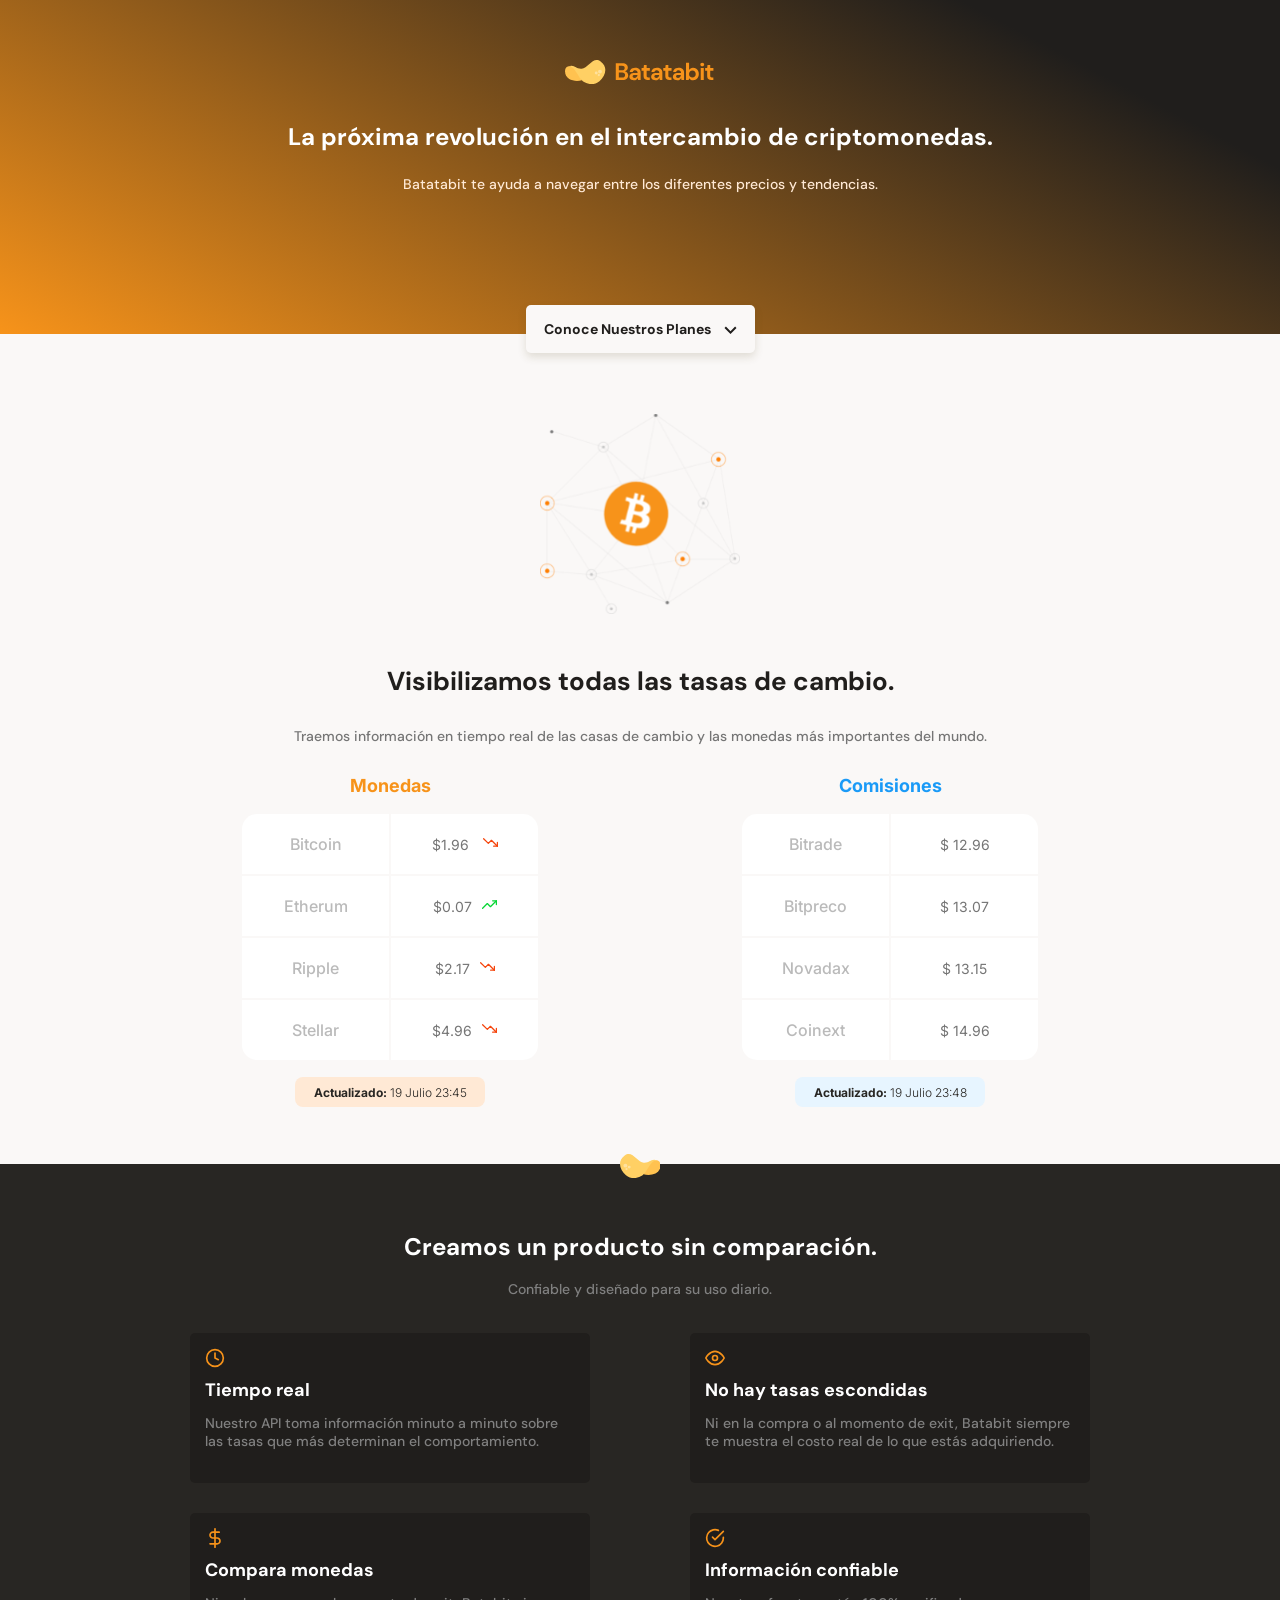
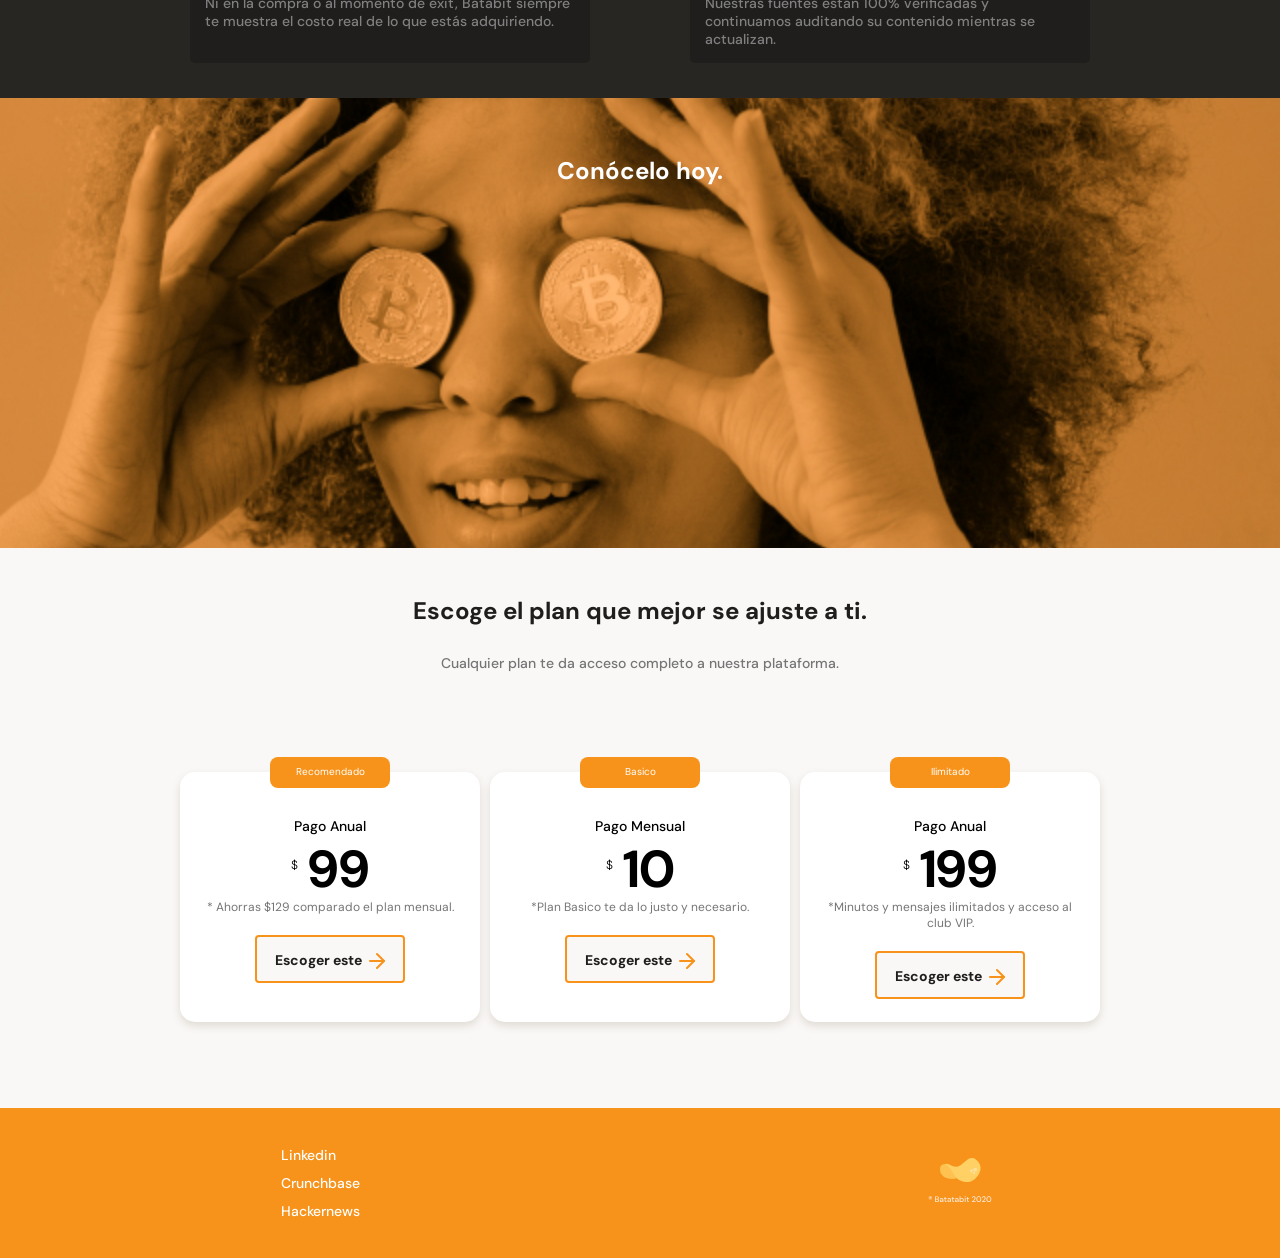
<file: index.html>
<!DOCTYPE html>
<html lang="es">
  <head>
    <meta charset="UTF-8" />
    <meta name="viewport" content="width=device-width, initial-scale=1.0" />
    <title>BataBit</title>
    <link rel="preconnect" href="https://fonts.gstatic.com" />
    <link
      href="https://fonts.googleapis.com/css2?family=DM+Sans:wght@400;500;700&family=Inter:wght@300;500&display=swap"
      rel="stylesheet"
    />
    <link rel="stylesheet" href="css/style.css" />
    <link rel="stylesheet" href="css/tablet.css" media="(min-width: 930px)">
  </head>
  <body>
    <header>
      <img src="./assets/img/logo.svg" alt="" />
      <div class="header--title-container">
        <h1>La próxima revolución en el intercambio de criptomonedas.</h1>
        <p>
          Batatabit te ayuda a navegar entre los diferentes precios y
          tendencias.
        </p>
        <a href="#plans" class="header-button"
          >Conoce Nuestros Planes <span></span
        ></a>
      </div>
    </header>
    <main>
      <section class="main-exchange-container">
        <div class="backgroundImg"></div>
        <div class="main-exchange-container--title">
          <h2>Visibilizamos todas las tasas de cambio.</h2>
          <p>
            Traemos información en tiempo real de las casas de cambio y las
            monedas más importantes del mundo.
          </p>
        </div>
        <section class="main-tables-container">
          <div class="main-currency-table">
            <p class="currency-table--title">Monedas</p>
            <div class="currency-table--container">
              <table>
                <tr>
                  <td class="table__top-left">Bitcoin</td>
                  <td class="table__top-right table__right">
                    $1.96 <span class="down"></span>
                  </td>
                </tr>
                <tr>
                  <td>Etherum</td>
                  <td class="table__right">$0.07<span class="up"></span></td>
                </tr>
                <tr>
                  <td>Ripple</td>
                  <td class="table__right">$2.17<span class="down"></span></td>
                </tr>
                <tr>
                  <td class="table__bottom-left">Stellar</td>
                  <td class="table__bottom-right table__right">
                    $4.96<span class="down"></span>
                  </td>
                </tr>
              </table>
            </div>
            <div class="currency-table--date">
              <p><b>Actualizado: </b> 19 Julio 23:45</p>
            </div>
          </div>
          <div class="main-commission-table">
            <p class="commission-table--title">Comisiones</p>
            <div class="commission-table--container">
              <table>
                <tr>
                  <td class="table__top-left">Bitrade</td>
                  <td class="table__top-right table__right">$ 12.96</td>
                </tr>
                <tr>
                  <td>Bitpreco</td>
                  <td class="table__right">$ 13.07</td>
                </tr>
                <tr>
                  <td>Novadax</td>
                  <td class="table__right">$ 13.15</td>
                </tr>
                <tr>
                  <td class="table__bottom-left">Coinext</td>
                  <td class="table__bottom-right table__right">$ 14.96</td>
                </tr>
              </table>
            </div>
            <div class="commission-table--date">
              <p><b>Actualizado: </b>19 Julio 23:48</p>
            </div>
          </div>
        </section>
      </section>
      <section class="main-product-detail">
        <span class="product-detail--batata-logo"></span>
        <div class="product-detail--title">
          <h2>Creamos un producto sin comparación.</h2>
          <p>Confiable y diseñado para su uso diario.</p>
        </div>
        <section class="product-cards--container">
          <article class="product-detail--card">
            <span class="clock"></span>
            <p class="product--card-title">Tiempo real</p>
            <p class="product--card-body">
              Nuestro API toma información minuto a minuto sobre las tasas que
              más determinan el comportamiento.
            </p>
          </article>
          <article class="product-detail--card">
            <span class="eye"></span>
            <p class="product--card-title">No hay tasas escondidas</p>
            <p class="product--card-body">
              Ni en la compra o al momento de exit, Batabit siempre te muestra
              el costo real de lo que estás adquiriendo.
            </p>
          </article>
          <article class="product-detail--card">
            <span class="dolar"></span>
            <p class="product--card-title">Compara monedas</p>
            <p class="product--card-body">
              Ni en la compra o al momento de exit, Batabit siempre te muestra
              el costo real de lo que estás adquiriendo.
            </p>
          </article>
          <article class="product-detail--card">
            <span class="check"></span>
            <p class="product--card-title">Información confiable</p>
            <p class="product--card-body">
              Nuestras fuentes están 100% verificadas y continuamos auditando su
              contenido mientras se actualizan.
            </p>
          </article>
        </section>
      </section>
      <section class="bitcoin-img-container">
        <h2>Conócelo hoy.</h2>
      </section>
      <section id="plans" class="main-plans-container">
        <div class="plans--title">
          <h2>Escoge el plan que mejor se ajuste a ti.</h2>
          <p>Cualquier plan te da acceso completo a nuestra plataforma.</p>
        </div>
        <section class="plans-container--slider">
          <article class="plans-container--card">
            <p class="recomendado">Recomendado</p>
            <div class="plan-info-container">
              <h3 class="plan-card-title">Pago Anual</h3>
              <p class="plan-card-price"><span>$</span> 99</p>
              <p class="plan-card-saving">
                * Ahorras $129 comparado el plan mensual.
              </p>
              <button class="plan-card--ca">Escoger este <span></span></button>
            </div>
          </article>

          <article class="plans-container--card">
            <p class="recomendado">Basico</p>
            <div class="plan-info-container">
              <h3 class="plan-card-title">Pago Mensual</h3>
              <p class="plan-card-price"><span>$</span> 10</p>
              <p class="plan-card-saving">
                *Plan Basico te da lo justo y necesario.
              </p>
              <button class="plan-card--ca">Escoger este <span></span></button>
            </div>
          </article>
          <article class="plans-container--card">
            <p class="recomendado">Ilimitado</p>
            <div class="plan-info-container">
              <h3 class="plan-card-title">Pago Anual</h3>
              <p class="plan-card-price"><span>$</span> 199</p>
              <p class="plan-card-saving">
                *Minutos y mensajes ilimitados y acceso al club VIP.
              </p>
              <button class="plan-card--ca">Escoger este <span></span></button>
            </div>
          </article>
        </section>
      </section>
    </main>
    <footer>
      <section class="left">
        <ul>
          <li><a href="">Linkedin</a></li>
          <li><a href="">Crunchbase</a></li>
          <li><a href="">Hackernews</a></li>
        </ul>
      </section>
      <section class="right">
        <img src="./assets/img/logo-footer.svg" alt="Logo de Batata">
      </section>
    </footer>
  </body>
</html>
</file>
<file: css/style.css>
/* 
1. Posicionamiento
2. Modelo de Caja (Box Model)
3. Tipografia
4. Visuales
5. Otros
*/

:root {
  /* colores */
  --bitcoin-orange: #f7931a;
  --soft-orange: #ffe9d5;
  --secondary-blue: #1a9af7;
  --soft-blue: #e7f5ff;
  --warm-black: #282623;
  --black: #201e1c;
  --grey: #bababa;
  --off-white: #faf8f7;
  --just-white: #fff;
}

* {
  box-sizing: border-box;
  margin: 0%;
  padding: 0%;
}

html {
  font-size: 62.5%;
  font-family: "DM Sans", sans-serif;
}

header {
  position: relative;
  display: flex;
  flex-direction: column;
  justify-content: center;
  width: 100%;
  min-width: 320px;
  height: 334px;
  text-align: center;
  background: linear-gradient(207.8deg, #201e1c 16.69%, #f7931a 100%);
}

header img {
  width: 150px;
  height: 24px;
  margin-top: 60px;
  align-self: center;
}

.header--title-container {
  width: 90%;
  min-width: 288px;
  max-width: 900px;
  height: 218px;
  margin-top: 40px;
  text-align: center;
  align-self: center;
}

.header--title-container h1 {
  font-size: 2.4rem;
  font-weight: bold;
  line-height: 2.6rem;
  color: var(--just-white);
}

.header--title-container p {
  margin-top: 25px;
  font-size: 1.4rem;
  font-weight: 500;
  line-height: 1.8rem;
  color: var(--soft-orange);
}

.header--title-container .header-button {
  position: absolute;
  left: calc(50% - 114.5px);
  top: 270px;
  display: block;
  margin-top: 35px;
  padding: 15px;
  width: 229px;
  height: 48px;
  background-color: var(--off-white);
  /* Sombra */
  box-shadow: 0px 4px 8px rgb(89, 73, 30, 0.16);
  border: none;
  border-radius: 5px;
  font-size: 1.4rem;
  font-weight: bold;
  text-decoration: none;
  color: var(--black);
}

.header-button span {
  display: inline-block;
  width: 13px;
  height: 8px;
  margin-left: 10px;
  background-image: url("../assets/icons/down-arrow.svg");
}

main {
  width: 100%;
  height: auto;
  background-color: var(--off-white);
}

.main-exchange-container {
  width: 100%;
  height: auto;
  padding-top: 80px;
  padding-bottom: 30px;
  text-align: center;
}

.main-exchange-container--title {
  width: 90%;
  min-width: 288px;
  max-width: 900px;
  margin: 0 auto;
}

.main-exchange-container .backgroundImg {
  width: 200px;
  height: 200px;
  margin: 0 auto;
  margin-bottom: 50px;
  background-image: url("../assets/img/Bitcoin.svg");
  background-size: cover;
  background-position: center;
  background-repeat: no-repeat;
}

.main-exchange-container h2 {
  margin-bottom: 30px;
  font-size: 2.6rem;
  font-weight: bold;
  line-height: 2.6 rem;
  color: var(--black);
}

.main-exchange-container p {
  margin-bottom: 30px;
  font-size: 1.4rem;
  font-weight: 500;
  line-height: 1.6rem;
  color: #757575;
}

.main-currency-table {
  width: 70%;
  min-width: 235px;
  max-width: 500px;
  height: 360px;
  margin: 0 auto;
  font-family: "Inter", sans-serif;
}

.main-currency-table .currency-table--title {
  margin-bottom: 15px;
  font-size: 1.8rem;
  font-weight: bold;
  line-height: 2.3rem;
  color: var(--bitcoin-orange);
}

.currency-table--container {
  width: 90%;
  min-width: 230px;
  max-width: 300px;
  height: 250px;
  margin: 0 auto;
}

.currency-table--container table {
  width: 100%;
  height: 100%;
}

.currency-table--container td {
  width: 50%;
  font-size: 1.6rem;
  font-weight: 500;
  line-height: 1.9rem;
  color: var(--grey);
  background-color: var(--just-white);
}

.currency-table--container .table__top-left {
  border-radius: 15px 0 0 0;
}
.currency-table--container .table__top-right {
  border-radius: 0 15px 0 0;
}
.currency-table--container .table__bottom-left {
  border-radius: 0 0 0 15px;
}
.currency-table--container .table__bottom-right {
  border-radius: 0 0 15px 0;
}

.currency-table--container .table__right {
  font-size: 1.4rem;
  font-weight: normal;
  line-height: 1.7rem;
  color: #757575;
}

.currency-table--container .down {
  display: inline-block;
  width: 15px;
  height: 15px;
  margin-left: 10px;
  background-image: url("../assets/icons/trending-down.svg");
  background-size: cover;
  background-position: center;
  background-repeat: no-repeat;
}

.currency-table--container .up {
  display: inline-block;
  width: 15px;
  height: 15px;
  margin-left: 10px;
  background-image: url("../assets/icons/trending-up.svg");
  background-size: cover;
  background-position: center;
  background-repeat: no-repeat;
}

.currency-table--date {
  width: 190px;
  height: 30px;
  margin: 0 auto;
  margin-top: 15px;
  padding: 8px;
  background-color: var(--soft-orange);
  border-radius: 8px;
}

.currency-table--date p {
  font-size: 1.2rem;
  line-height: 1.5rem;
  font-weight: 300;
  color: var(--warm-black);
}
.main-commission-table {
  width: 70%;
  min-width: 235px;
  max-width: 500px;
  height: 360px;
  margin: 0 auto;
  font-family: "Inter", sans-serif;
}

.main-commission-table .commission-table--title {
  margin-bottom: 15px;
  font-size: 1.8rem;
  font-weight: bold;
  line-height: 2.3rem;
  color: var(--secondary-blue);
}

.commission-table--container {
  width: 90%;
  min-width: 230px;
  max-width: 300px;
  height: 250px;
  margin: 0 auto;
}

.commission-table--container table {
  width: 100%;
  height: 100%;
}

.commission-table--container td {
  width: 50%;
  font-size: 1.6rem;
  font-weight: 500;
  line-height: 1.9rem;
  color: var(--grey);
  background-color: var(--just-white);
}

.commission-table--container .table__top-left {
  border-radius: 15px 0 0 0;
}
.commission-table--container .table__top-right {
  border-radius: 0 15px 0 0;
}
.commission-table--container .table__bottom-left {
  border-radius: 0 0 0 15px;
}
.commission-table--container .table__bottom-right {
  border-radius: 0 0 15px 0;
}

.commission-table--container .table__right {
  font-size: 1.4rem;
  font-weight: normal;
  line-height: 1.7rem;
  color: #757575;
}

.commission-table--date {
  width: 190px;
  height: 30px;
  margin: 0 auto;
  margin-top: 15px;
  padding: 8px;
  background-color: var(--soft-blue);
  border-radius: 8px;
}

.commission-table--date p {
  font-size: 1.2rem;
  line-height: 1.5rem;
  font-weight: 300;
  color: var(--warm-black);
}

.main-product-detail {
  position: relative;
  width: 100%;
  min-width: 320px;
  height: auto;
  padding: 20px 10px;
  background-color: var(--warm-black);
}

.product-detail--batata-logo {
  position: absolute;
  width: 40px;
  height: 25px;
  background-image: url(../assets/icons/batataa.svg);
  top: -10px;
  left: calc(50% - 20px);
}

.product-detail--title {
  width: 90%;
  min-width: 288px;
  height: auto;
  margin: 0 auto;
  margin-top: 50px;
  text-align: center;
}

.product-detail--title h2 {
  margin-bottom: 20px;
  font-size: 2.4rem;
  font-weight: bold;
  line-height: 2.6rem;
  color: var(--just-white);
}

.product-detail--title p {
  margin-bottom: 20px;
  font-size: 1.4rem;
  font-weight: 500;
  line-height: 1.8rem;
  color: #808080;
}

.product-detail--card {
  width: 90%;
  min-width: 288px;
  max-width: 400px;
  min-height: 150px;
  margin: 15px auto;
  padding: 15px;
  background-color: var(--black);
  border-radius: 5px;
  box-shadow: 0 4px 8px rgba(0, 0, 0, 0.16 green, blue, alpha);
}

.product-detail--card span {
  display: inline-block;
  width: 20px;
  height: 20px;
  margin-bottom: 10px;
  background-size: cover;
  background-position: center;
  background-repeat: no-repeat;
}

.product-detail--card .clock {
  background-image: url(../assets/icons/clock.svg);
}
.product-detail--card .eye {
  background-image: url(../assets/icons/eye.svg);
}
.product-detail--card .dolar {
  background-image: url(../assets/icons/dollar-sign.svg);
}
.product-detail--card .check {
  background-image: url(../assets/icons/check-circle.svg);
}

.product--card-title {
  margin-bottom: 15px;
  font-size: 1.8rem;
  font-weight: bold;
  line-height: 1.8rem;
  color: var(--just-white);
}

.product--card-body {
  font-size: 1.4rem;
  font-weight: 500;
  line-height: 1.8rem;
  color: #808080;
}

.bitcoin-img-container {
  width: 100%;
  min-width: 320px;
  height: 50vh;
  background-image: url(../assets/img/bitcoinbaby2x.jpg);
  background-position: center;
  background-size: cover;
  background-repeat: no-repeat;
}

.bitcoin-img-container h2 {
  padding-top: 60px;
  font-size: 2.4rem;
  font-weight: bold;
  line-height: 2.6rem;
  color: var(--just-white);
  text-align: center;
}

.main-plans-container {
  width: 100%;
  min-width: 320px;
  padding-bottom: 70px;
  text-align: center;
}

.plans--title {
  width: 90%;
  min-width: 288px;
  height: auto;
  margin: 0 auto;
  margin-bottom: 50px;
}

.plans--title h2 {
  padding-top: 50px;
  font-size: 2.4rem;
  font-weight: bold;
  line-height: 2.6rem;
  color: var(--black);
}

.plans--title p {
  padding-top: 30px;
  font-size: 1.4rem;
  font-weight: 500;
  line-height: 1.8rem;
  color: #757575;
}

.plans-container--slider {
  display: flex;
  height: 316px;
  overflow-x: scroll;
  overscroll-behavior-x: contain;
  scroll-snap-type: x proximity;

}

.plans-container--card {
  position: relative;
  scroll-snap-align: center;
  width: 70%;
  min-width: 190px;
  max-width: 300px;
  height: 250px;
  margin: 50px 5px 0;
  padding: 15px;
  background-color: var(--just-white);
  border-radius: 15px;
  box-shadow: 0 4px 8px rgba(89, 73, 30, 0.16);
}

.recomendado {
  position: absolute;
  width: 120px;
  height: 31px;
  padding: 8px;
  top: -15px;
  left: calc(50% - 60px);
  background-color: var(--bitcoin-orange);
  border-radius: 8px;
  color: var(--just-white);
}

.plan-card-title {
  padding-top: 30px;
  font-size: 1.4rem;
  font-weight: 500;
  line-height: 1.8rem;
  color: black;
}

.plan-card-price {
  padding: 5px 0;
  font-size: 5.2rem;
  font-weight: bold;
  line-height: 5rem;
  color: black;
}

.plan-card-price span {
  font-size: 1.2rem;
  font-weight: 300;
  vertical-align: super;
}
.plan-card-saving {
  font-size: 1.2rem;
  color: #757575;
}

.plan-card--ca {
  width: 150px;
  height: 48px;
  margin-top: 20px;
  background-color: #faf8f7;
  border: 2px solid var(--bitcoin-orange);
  font-family: "DM Sans", sans-serif;
  border-radius: 4px;
  font-size: 1.4rem;
  font-weight: bold;
  line-height: 1.8rem;
  color: var(--black);
}

.plan-card--ca span {
  display: inline-block;
  width: 20px;
  height: 20px;
  background-image: url(../assets/icons/orange-right-arrow.svg);
  vertical-align: text-bottom;
}

footer{
  display: flex;
  width: 100%;
  height: 150px;
  background-color: var(--bitcoin-orange);
}

footer section{
  width: 50%;
  display: flex;
  justify-content: center;
  align-items: center;
}

footer .left ul{
  font-size: 1.4rem;
  font-weight: 500;
  line-height: 1.8rem;
  list-style: none;
}

.left li{
  margin: 10px 0; 
}

.left a {
  text-decoration: none;
  color: var(--just-white);
}
</file>
<file: css/tablet.css>
.main-tables-container {
    display: flex;
    width: 1000px;
    margin: 0 auto;
  }
  .product-cards--container {
    display: flex;
    flex-wrap: wrap;
    width: 1000px;
    margin: 0 auto;
  }
  .plans-container--slider {
    justify-content: center;
  }
</file>
